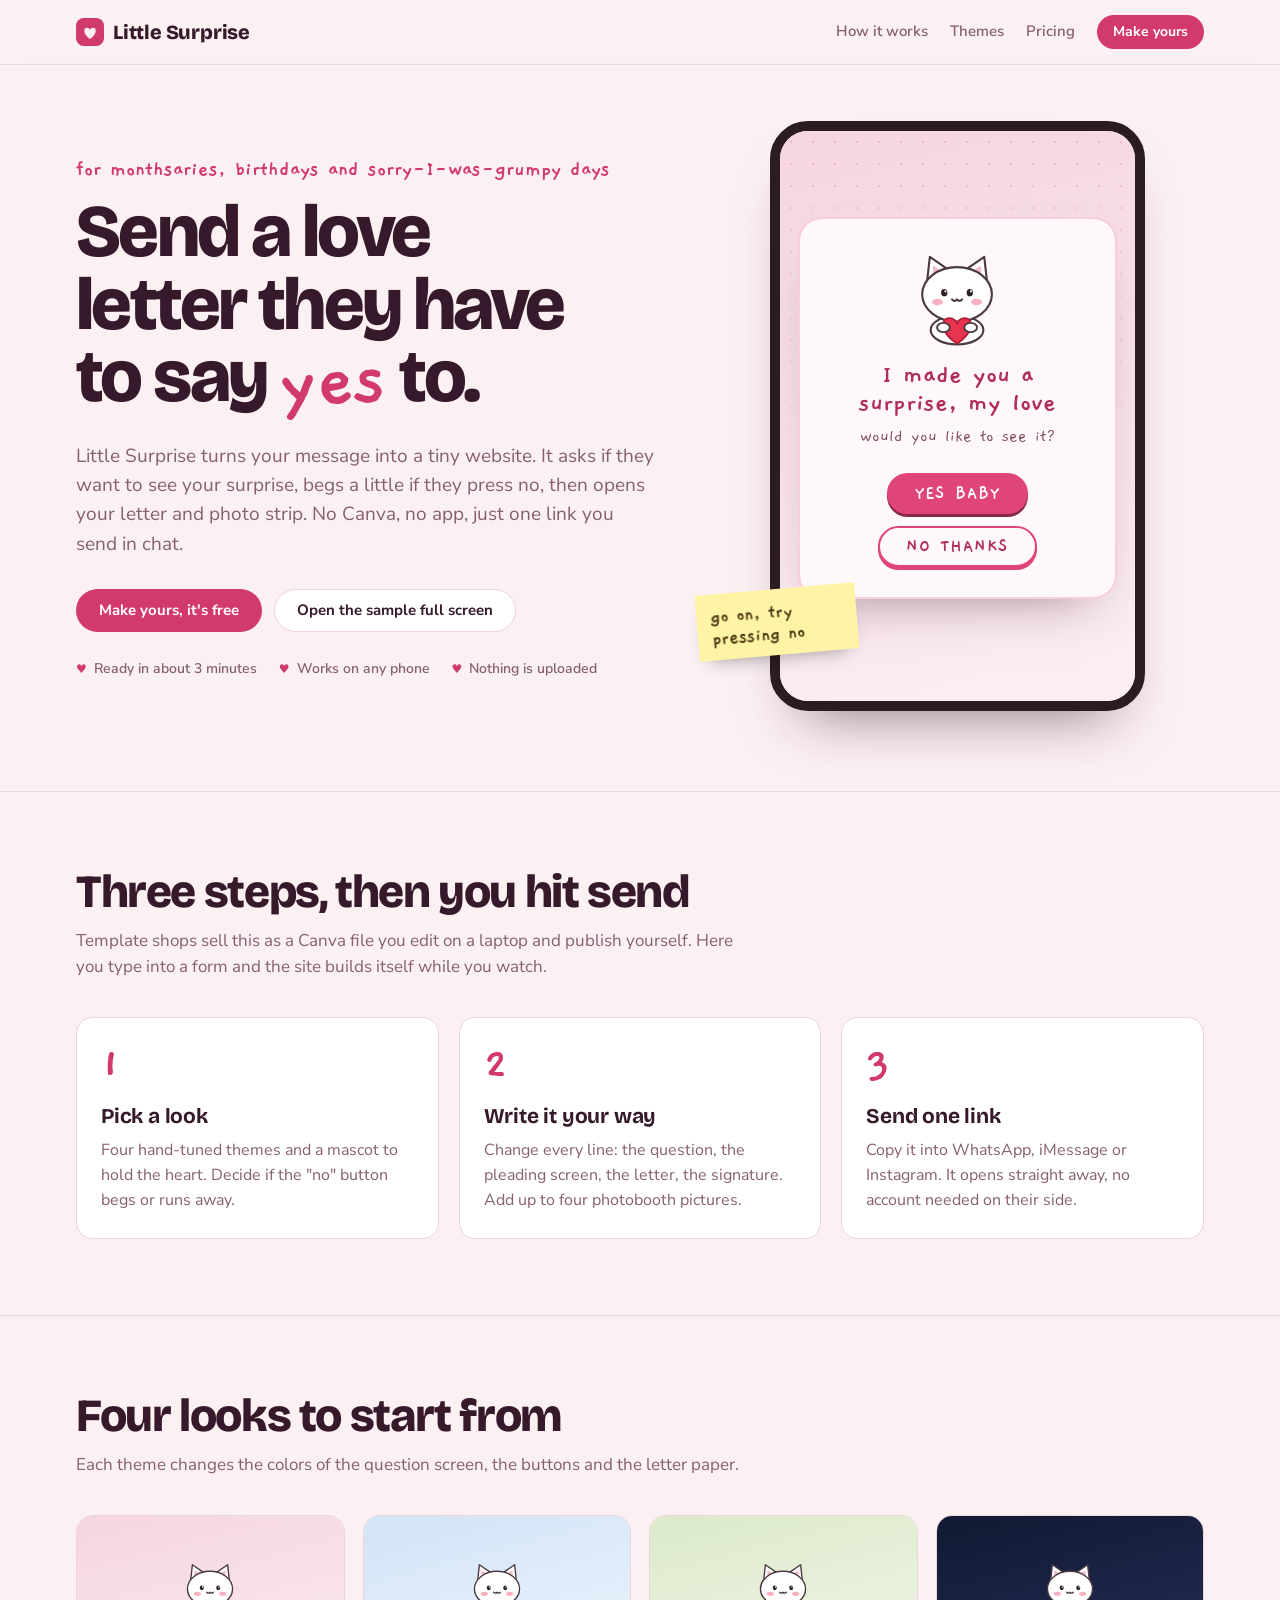
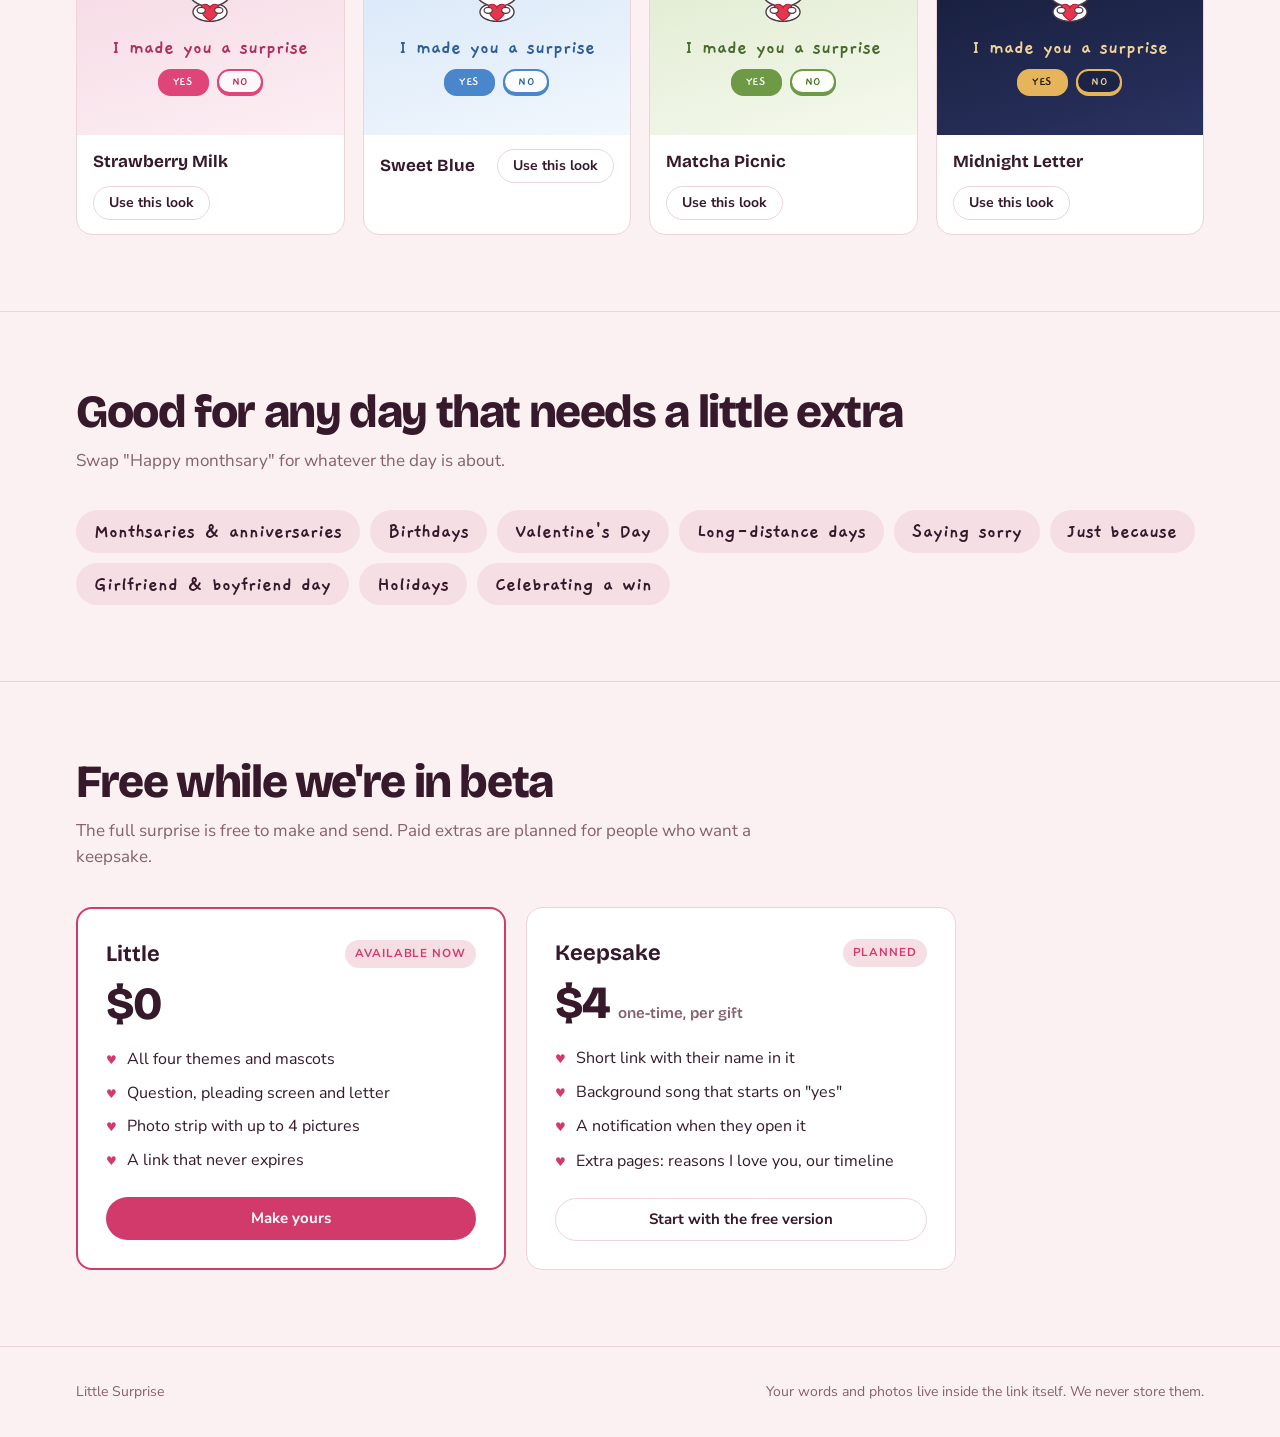
<file: index.html>
<!doctype html>
<html lang="en">
<head>
<meta charset="utf-8">
<meta name="viewport" content="width=device-width, initial-scale=1, viewport-fit=cover">
<title>Little Surprise</title>
<meta name="description" content="Make a tiny website for someone you love: a cute question, a love letter and a photo strip, all in one link.">
<!-- Link previews: gift links share this domain, so the preview speaks to the person receiving it. -->
<meta property="og:title" content="Someone made you a little surprise ♡">
<meta property="og:description" content="Open it when you have a quiet minute.">
<meta property="og:type" content="website">
<meta name="theme-color" content="#F5D5E1">
<link rel="preconnect" href="https://fonts.googleapis.com">
<link rel="preconnect" href="https://fonts.gstatic.com" crossorigin>
<link rel="stylesheet" href="https://fonts.googleapis.com/css2?family=Bricolage+Grotesque:opsz,wght@12..96,500;12..96,700;12..96,800&family=Gaegu:wght@400;700&family=Nunito+Sans:opsz,wght@6..12,400;6..12,600;6..12,700&display=swap">
<link rel="stylesheet" href="styles.css">
</head>
<body>
<div id="app"></div>
<noscript><p style="padding:24px;font-family:sans-serif">This surprise needs JavaScript turned on to open.</p></noscript>
<script src="app.js"></script>
</body>
</html>
</file>
<file: styles.css>
/* Layout concept: a blush stationery counter. Editorial hero with the live gift inside a phone,
   quiet sections on paper below. The gift itself is a separate, single-look world per theme. */
:root {
  --paper: #FBF0F2;
  --surface: #FFFFFF;
  --ink: #36192A;
  --muted: #86606F;
  --line: #EDD3DA;
  --soft: #F6DEE5;
  --accent: #D23A6C;
  --accent-ink: #FFFFFF;
  --device: #2B1B23;

  --f-display: "Bricolage Grotesque", "Segoe UI", system-ui, sans-serif;
  --f-body: "Nunito Sans", "Segoe UI", system-ui, sans-serif;
  --f-hand: "Gaegu", "Comic Sans MS", "Chalkboard SE", cursive;
  --radius: 16px;
}
@media (prefers-color-scheme: dark) {
  :root:not([data-theme="light"]) {
    --paper: #1B1116; --surface: #261920; --ink: #F6E5EB; --muted: #C39CAA; --line: #43293A;
    --soft: #33202A; --accent: #FF6F9E; --accent-ink: #2B0A18; --device: #0B0709; color-scheme: dark;
  }
}
:root[data-theme="dark"] {
  --paper: #1B1116; --surface: #261920; --ink: #F6E5EB; --muted: #C39CAA; --line: #43293A;
  --soft: #33202A; --accent: #FF6F9E; --accent-ink: #2B0A18; --device: #0B0709; color-scheme: dark;
}

*, *::before, *::after { box-sizing: border-box; }
html, body { margin: 0; }
body {
  background: var(--paper);
  color: var(--ink);
  font-family: var(--f-body);
  font-size: 16px;
  line-height: 1.55;
  -webkit-font-smoothing: antialiased;
}
img { max-width: 100%; }
[hidden] { display: none !important; }
a { color: inherit; }
:focus-visible { outline: 3px solid var(--accent); outline-offset: 2px; border-radius: 6px; }
.sr-only { position: absolute; width: 1px; height: 1px; overflow: hidden; clip: rect(0 0 0 0); white-space: nowrap; }
.muted { color: var(--muted); }
.small { font-size: 13.5px; }

.wrap {
  max-width: 1160px;
  margin-inline: auto;
  padding-left: max(16px, env(safe-area-inset-left, 0px));
  padding-right: max(16px, env(safe-area-inset-right, 0px));
}

/* ---------- Nav ---------- */
.nav {
  position: sticky;
  top: env(safe-area-inset-top, 0px);
  z-index: 20;
  background: color-mix(in srgb, var(--paper) 88%, transparent);
  backdrop-filter: blur(10px);
  -webkit-backdrop-filter: blur(10px);
  border-bottom: 1px solid var(--line);
}
.nav-in { display: flex; align-items: center; gap: 22px; height: 64px; }
.logo {
  font-family: var(--f-display); font-weight: 800; font-size: 20px; letter-spacing: -0.01em;
  text-decoration: none; display: flex; align-items: center; gap: 9px;
}
.logo svg { width: 28px; height: 28px; flex: none; }
.nav-links { display: flex; gap: 22px; margin-left: auto; font-weight: 600; font-size: 15px; }
.nav-links a { text-decoration: none; color: var(--muted); }
.nav-links a:hover { color: var(--ink); }
@media (max-width: 720px) {
  .nav-links { display: none; }
  .nav-cta { margin-left: auto; }
}

/* ---------- Buttons ---------- */
.btn {
  display: inline-flex; align-items: center; justify-content: center; gap: 8px;
  font: 700 15px/1 var(--f-body);
  padding: 13px 22px; border-radius: 999px; border: 1.5px solid transparent;
  cursor: pointer; text-decoration: none; white-space: nowrap;
  transition: transform .15s ease, border-color .15s ease, background .15s ease;
}
.btn.primary { background: var(--accent); color: var(--accent-ink); }
.btn.primary:hover { transform: translateY(-1px); }
.btn.ghost { background: var(--surface); color: var(--ink); border-color: var(--line); }
.btn.ghost:hover { border-color: var(--ink); }
.btn.text { background: none; color: var(--muted); padding-inline: 8px; }
.btn.text:hover { color: var(--ink); }
.btn.small { padding: 9px 15px; font-size: 14px; }

/* ---------- Hero ---------- */
.hero { padding-block: 56px 80px; }
.hero-grid { display: grid; grid-template-columns: minmax(0, 1.08fr) minmax(0, .92fr); gap: 56px; align-items: center; }
@media (max-width: 900px) { .hero-grid { grid-template-columns: minmax(0, 1fr); gap: 40px; } }
.eyebrow { font-family: var(--f-hand); font-size: 22px; font-weight: 700; color: var(--accent); margin: 0 0 10px; }
.display {
  font-family: var(--f-display); font-weight: 800;
  font-size: clamp(40px, 6.2vw, 74px); line-height: .98; letter-spacing: -0.035em;
  margin: 0; text-wrap: balance;
}
.display em {
  font-style: normal; font-family: var(--f-hand); font-weight: 700; letter-spacing: 0;
  color: var(--accent); font-size: 1.08em;
}
.lede { font-size: clamp(17px, 1.6vw, 19px); color: var(--muted); max-width: 33em; margin: 22px 0 30px; }
.cta-row { display: flex; gap: 12px; flex-wrap: wrap; }
.hero-facts { margin: 26px 0 0; padding: 0; list-style: none; display: flex; gap: 8px 22px; flex-wrap: wrap; font-size: 14px; color: var(--muted); font-weight: 600; }
.hero-facts li::before { content: "♥"; color: var(--accent); margin-right: 7px; font-size: 12px; }

.hero-stage { position: relative; }
.hero-stage .device { height: 590px; }
.sticky-note {
  position: absolute; left: -14px; bottom: 56px; max-width: 160px; margin: 0;
  font-family: var(--f-hand); font-size: 20px; line-height: 1.1; font-weight: 700;
  background: #FFF3A6; color: #4A3B12; padding: 12px 14px 10px;
  transform: rotate(-5deg); box-shadow: 0 10px 20px -12px rgba(0, 0, 0, .45);
}
@media (max-width: 900px) { .sticky-note { left: 0; bottom: -18px; } }

/* ---------- Sections ---------- */
.section { padding-block: 76px; border-top: 1px solid var(--line); }
.section h2 {
  font-family: var(--f-display); font-weight: 800; font-size: clamp(30px, 4vw, 46px);
  letter-spacing: -0.03em; line-height: 1.04; margin: 0 0 12px; text-wrap: balance;
}
.section .intro { color: var(--muted); max-width: 40em; margin: 0 0 36px; font-size: 17px; }

.steps { display: grid; grid-template-columns: repeat(3, minmax(0, 1fr)); gap: 20px; list-style: none; padding: 0; margin: 0; }
.steps li { background: var(--surface); border: 1px solid var(--line); border-radius: var(--radius); padding: 24px 24px 26px; }
.step-n { font-family: var(--f-hand); font-size: 46px; font-weight: 700; color: var(--accent); line-height: 1; }
.steps h3 { font-family: var(--f-display); font-size: 21px; letter-spacing: -0.01em; margin: 12px 0 6px; }
.steps p { margin: 0; color: var(--muted); }
@media (max-width: 800px) { .steps { grid-template-columns: minmax(0, 1fr); } }

.theme-grid { display: grid; grid-template-columns: repeat(4, minmax(0, 1fr)); gap: 18px; }
@media (max-width: 980px) { .theme-grid { grid-template-columns: repeat(2, minmax(0, 1fr)); } }
@media (max-width: 520px) { .theme-grid { grid-template-columns: minmax(0, 1fr); } }
.theme-card { background: var(--surface); border: 1px solid var(--line); border-radius: var(--radius); overflow: hidden; display: flex; flex-direction: column; }
.theme-swatch {
  background: linear-gradient(165deg, var(--g-bg), var(--g-bg2)); color: var(--g-ink);
  font-family: var(--f-hand); aspect-ratio: 4 / 3.3; display: grid; place-items: center; padding: 16px; text-align: center;
}
.theme-swatch .g-mascot { width: 66px; animation: none; }
.ts-title { font-weight: 700; font-size: 21px; line-height: 1.05; margin: 4px 0 10px; }
.ts-btns { display: flex; gap: 8px; justify-content: center; }
.theme-meta { display: flex; align-items: center; justify-content: space-between; gap: 10px; padding: 14px 16px; flex-wrap: wrap; }
.theme-meta h3 { margin: 0; font-family: var(--f-display); font-size: 17px; }

.chips { display: flex; flex-wrap: wrap; gap: 10px; list-style: none; padding: 0; margin: 0; }
.chips li { font-family: var(--f-hand); font-size: 21px; font-weight: 700; padding: 6px 18px 4px; border-radius: 999px; background: var(--soft); }

.price-grid { display: grid; grid-template-columns: repeat(2, minmax(0, 1fr)); gap: 20px; max-width: 880px; }
@media (max-width: 720px) { .price-grid { grid-template-columns: minmax(0, 1fr); } }
.price { background: var(--surface); border: 1px solid var(--line); border-radius: var(--radius); padding: 28px; display: flex; flex-direction: column; }
.price.featured { border: 2px solid var(--accent); }
.price-top { display: flex; justify-content: space-between; align-items: center; gap: 10px; }
.price h3 { font-family: var(--f-display); font-size: 22px; margin: 0; }
.amount { font-family: var(--f-display); font-size: 46px; font-weight: 800; letter-spacing: -0.03em; margin: 10px 0 0; line-height: 1; }
.amount small { font-size: 15px; color: var(--muted); font-weight: 600; letter-spacing: 0; }
.badge { font-size: 11.5px; font-weight: 700; letter-spacing: .08em; text-transform: uppercase; padding: 5px 10px; border-radius: 999px; background: var(--soft); color: var(--accent); }
.price ul { list-style: none; padding: 0; margin: 20px 0 24px; display: grid; gap: 9px; flex: 1; }
.price li::before { content: "♥"; color: var(--accent); margin-right: 10px; font-size: 12px; }

.footer { padding-block: 34px; border-top: 1px solid var(--line); color: var(--muted); font-size: 14px; }
.footer-in { display: flex; justify-content: space-between; gap: 12px 24px; flex-wrap: wrap; }

/* ---------- Device frame ---------- */
.device {
  width: min(100%, 375px); height: 640px; margin-inline: auto;
  border: 10px solid var(--device); border-radius: 38px; overflow: auto; overscroll-behavior: contain;
  background: var(--surface); box-shadow: 0 34px 60px -34px rgba(54, 25, 42, .6);
  scrollbar-width: thin;
}
.device.desktop { width: 100%; height: 560px; border-radius: 14px; border-width: 9px; }
.device > .gift { min-height: 100%; }

/* ---------- Builder ---------- */
.b-page { padding-block: 36px 80px; }
.b-head h1 { font-family: var(--f-display); font-size: clamp(32px, 4vw, 46px); letter-spacing: -0.03em; line-height: 1.04; margin: 0 0 8px; }
.b-head p { margin: 0; color: var(--muted); }
.builder { display: grid; grid-template-columns: minmax(0, 1fr) minmax(0, 1fr); gap: 40px; margin-top: 30px; align-items: start; }
@media (max-width: 960px) {
  .builder { grid-template-columns: minmax(0, 1fr); gap: 28px; }
  .b-preview { position: static !important; order: -1; }
  .b-preview .device { height: 500px; }
}
.b-form { display: grid; gap: 18px; min-width: 0; }
.b-form fieldset {
  border: 1px solid var(--line); border-radius: var(--radius); background: var(--surface);
  padding: 20px; margin: 0; display: grid; gap: 14px; min-width: 0;
}
.b-form fieldset:disabled > :not(legend):not(.fs-note) { opacity: .45; }
.b-form legend { float: left; width: 100%; padding: 0; font-family: var(--f-display); font-weight: 700; font-size: 18px; }
.b-form legend + * { clear: both; }
.fs-note { margin: 0; font-size: 13.5px; color: var(--accent); font-weight: 700; }
.field { display: grid; gap: 6px; min-width: 0; }
.field label, .field-label { font-weight: 700; font-size: 14px; }
.field .hint { font-size: 13px; color: var(--muted); }
.b-form input[type="text"], .b-form textarea {
  font: inherit; font-size: 16px; width: 100%; padding: 11px 13px;
  border-radius: 10px; border: 1.5px solid var(--line); background: var(--paper); color: var(--ink);
}
.b-form input[type="text"]:focus, .b-form textarea:focus { border-color: var(--accent); outline: none; }
.b-form textarea { min-height: 210px; resize: vertical; line-height: 1.5; }
.row2 { display: grid; grid-template-columns: minmax(0, 1fr) minmax(0, 1fr); gap: 12px; }
@media (max-width: 520px) { .row2 { grid-template-columns: minmax(0, 1fr); } }

.opts { display: grid; grid-template-columns: repeat(4, minmax(0, 1fr)); gap: 10px; }
.opts.three { grid-template-columns: repeat(3, minmax(0, 1fr)); }
.opts.two { grid-template-columns: repeat(2, minmax(0, 1fr)); }
@media (max-width: 520px) { .opts, .opts.three { grid-template-columns: repeat(2, minmax(0, 1fr)); } }
.opt { position: relative; display: block; }
.opt input { position: absolute; inset: 0; opacity: 0; margin: 0; cursor: pointer; }
.opt span {
  display: grid; gap: 7px; justify-items: center; align-content: start; text-align: center; height: 100%;
  padding: 10px 8px; border: 1.5px solid var(--line); border-radius: 12px;
  font-size: 13px; font-weight: 700; line-height: 1.25; cursor: pointer;
}
.opt small { font-weight: 600; color: var(--muted); font-size: 12px; }
.opt input:checked + span { border-color: var(--accent); box-shadow: 0 0 0 2px color-mix(in srgb, var(--accent) 30%, transparent); }
.opt input:focus-visible + span { outline: 3px solid var(--accent); outline-offset: 2px; }
.opt .g-mascot { width: 46px; animation: none; }
.opt-none { width: 46px; height: 46px; display: grid; place-items: center; font-size: 22px; color: var(--muted); }
.swatch { width: 100%; height: 36px; border-radius: 8px; background: linear-gradient(135deg, var(--g-bg) 0 55%, var(--g-accent) 55%); border: 1px solid var(--line); }

.ph-grid { display: grid; grid-template-columns: repeat(4, minmax(0, 1fr)); gap: 10px; }
.ph { position: relative; aspect-ratio: 4 / 3; border-radius: 8px; overflow: hidden; background: var(--soft); }
.ph img { width: 100%; height: 100%; object-fit: cover; display: block; }
.ph button {
  position: absolute; top: 4px; right: 4px; width: 26px; height: 26px; border-radius: 50%;
  border: none; background: rgba(20, 8, 14, .7); color: #FFFFFF; cursor: pointer; font-size: 15px; line-height: 1;
}
.ph.empty { display: grid; place-items: center; background: transparent; border: 1.5px dashed var(--line); color: var(--muted); font-size: 12.5px; }
.ph-actions { display: flex; gap: 12px; align-items: center; flex-wrap: wrap; }

.b-actions { display: flex; gap: 10px; flex-wrap: wrap; align-items: center; }
.b-result { border: 2px solid var(--accent); border-radius: var(--radius); background: var(--surface); padding: 20px; display: grid; gap: 12px; }
.b-result h2 { font-family: var(--f-display); font-size: 22px; margin: 0; }
.b-result p { margin: 0; }
.b-link-row { display: flex; gap: 8px; }
.b-link-row input {
  flex: 1; min-width: 0; font: 600 13.5px/1.2 ui-monospace, "Cascadia Mono", Consolas, monospace;
  padding: 11px 12px; border-radius: 10px; border: 1.5px solid var(--line); background: var(--paper); color: var(--ink);
}
.warn { color: var(--accent); font-weight: 700; }

.b-preview { position: sticky; top: calc(env(safe-area-inset-top, 0px) + 84px); display: grid; gap: 12px; min-width: 0; }
.b-preview-bar { display: flex; justify-content: space-between; align-items: center; gap: 10px; font-weight: 700; font-size: 14px; }
.seg { display: inline-flex; border: 1.5px solid var(--line); border-radius: 999px; padding: 3px; background: var(--surface); }
.seg button { font: inherit; font-size: 13px; font-weight: 700; border: none; background: none; color: var(--muted); padding: 6px 13px; border-radius: 999px; cursor: pointer; }
.seg button[aria-pressed="true"] { background: var(--ink); color: var(--paper); }
.hint-center { font-size: 13px; color: var(--muted); text-align: center; margin: 0; }

/* ---------- Full-screen preview overlay ---------- */
.overlay { position: fixed; inset: 0; z-index: 100; overflow: auto; background: var(--paper); }
.overlay > .gift { min-height: 100%; }
.ov-close {
  position: fixed; z-index: 120;
  top: calc(env(safe-area-inset-top, 0px) + 14px);
  right: calc(env(safe-area-inset-right, 0px) + 14px);
}

/* =====================================================================
   The gift. Each theme is a deliberate single look, set as --g-* vars.
   ===================================================================== */
.gift {
  --g-bg: #F5D5E1; --g-bg2: #FCEFF4; --g-card: #FFF8FB; --g-ink: #B12E5C; --g-sub: #80505F;
  --g-accent: #E0457A; --g-on-accent: #FFFFFF; --g-paper: #FFFDFE; --g-letter-ink: #5E3443;
  --g-letter-head: #B12E5C; --g-rule: rgba(224, 69, 122, .14);
  container-type: inline-size;
  position: relative; isolation: isolate; overflow: hidden;
  display: grid; place-items: center;
  padding: 44px 18px 60px;
  background: linear-gradient(165deg, var(--g-bg), var(--g-bg2));
  color: var(--g-ink);
  font-family: var(--f-hand);
}
.gift::before {
  content: ""; position: absolute; inset: 0; z-index: -1; pointer-events: none;
  background-image: radial-gradient(color-mix(in srgb, var(--g-accent) 22%, transparent) 1.4px, transparent 1.6px);
  background-size: 22px 22px;
  -webkit-mask-image: linear-gradient(to bottom, #000, transparent 75%);
  mask-image: linear-gradient(to bottom, #000, transparent 75%);
}
.gift.full { min-height: 100vh; min-height: 100dvh; }
.g-stage { width: 100%; display: grid; place-items: center; }

.g-screen { position: relative; width: min(100%, 540px); display: grid; justify-items: center; text-align: center; animation: g-in .55s cubic-bezier(.2, .8, .2, 1) both; }
.g-card {
  width: 100%; display: grid; justify-items: center; gap: 4px;
  background: var(--g-card); border-radius: 24px; padding: 26px 20px 30px;
  border: 2px solid color-mix(in srgb, var(--g-accent) 24%, transparent);
  box-shadow: 0 26px 50px -30px rgba(60, 20, 40, .5);
}
.g-mascot { width: min(124px, 32cqi); height: auto; animation: g-bob 2.6s ease-in-out infinite; }
.g-title { font-size: clamp(27px, 7.6cqi, 40px); font-weight: 700; line-height: 1.04; margin: 8px 0 0; text-wrap: balance; }
.g-sub { font-size: clamp(18px, 4.8cqi, 22px); color: var(--g-sub); margin: 2px 0 0; }
.g-btns { display: flex; flex-wrap: wrap; justify-content: center; gap: 12px; margin-top: 18px; }
.g-btn {
  font-family: var(--f-hand); font-weight: 700; font-size: 19px; line-height: 1.1; letter-spacing: .05em; text-transform: uppercase;
  padding: 9px 26px 7px; border-radius: 999px; cursor: pointer;
  background: var(--g-card); color: var(--g-ink); border: 2px solid var(--g-accent);
  box-shadow: 0 3px 0 var(--g-accent);
  transition: transform .3s cubic-bezier(.3, 1.6, .5, 1), box-shadow .15s ease;
}
.g-btn:hover { box-shadow: 0 5px 0 var(--g-accent); }
.g-btn:active { box-shadow: 0 1px 0 var(--g-accent); }
.g-btn.primary { background: var(--g-accent); color: var(--g-on-accent); box-shadow: 0 3px 0 color-mix(in srgb, var(--g-accent) 60%, #000); }
.g-btn:focus-visible { outline: 3px solid var(--g-ink); outline-offset: 3px; }
.g-btn.sm { font-size: 13px; padding: 4px 13px 3px; box-shadow: 0 2px 0 var(--g-accent); cursor: default; }
.g-btn.dodging { position: relative; z-index: 4; transition: transform .38s cubic-bezier(.3, 1.4, .5, 1); }

.g-letter-screen { width: min(100%, 800px); }
.g-letter {
  width: 100%; display: grid; grid-template-columns: auto minmax(0, 1fr); gap: 28px; align-items: start;
  background: var(--g-paper); color: var(--g-letter-ink); text-align: left;
  border-radius: 18px; padding: 26px 28px 28px;
  box-shadow: 0 32px 60px -36px rgba(40, 10, 30, .6);
}
.g-letter.no-strip { grid-template-columns: minmax(0, 1fr); }
.g-strip {
  position: relative; display: flex; flex-direction: column; gap: 7px; margin-top: 6px;
  background: #FFFFFF; padding: 8px 8px 30px; transform: rotate(-3deg);
  box-shadow: 0 12px 24px -14px rgba(0, 0, 0, .5);
}
.g-frame { width: 104px; aspect-ratio: 4 / 3; object-fit: cover; display: block; }
.g-frame-ph {
  display: grid; place-items: center; font-size: 22px; color: var(--g-accent);
  background: linear-gradient(135deg, var(--g-bg), var(--g-bg2));
}
.g-strip-label { position: absolute; left: 0; right: 0; bottom: 7px; text-align: center; font-size: 14px; letter-spacing: .06em; color: #8D8186; }
.g-head { color: var(--g-letter-head); font-size: clamp(27px, 5.6cqi, 38px); line-height: 1.04; font-weight: 700; margin: 0 0 12px; text-wrap: balance; }
.g-body {
  margin: 0; white-space: pre-wrap; overflow-wrap: anywhere;
  font-size: 19.5px; line-height: 30px;
  background-image: repeating-linear-gradient(to bottom, transparent 0 29px, var(--g-rule) 29px 30px);
}
.g-sign { margin: 18px 0 0; text-align: right; font-size: 23px; font-weight: 700; color: var(--g-letter-head); }
.g-replay {
  margin-top: 20px; font-family: var(--f-hand); font-size: 18px; color: var(--g-sub);
  background: none; border: none; cursor: pointer; text-decoration: underline; text-underline-offset: 4px;
}
@container (max-width: 600px) {
  .g-letter { grid-template-columns: minmax(0, 1fr); gap: 22px; padding: 20px 18px 22px; }
  .g-strip { flex-direction: row; justify-self: center; transform: rotate(-2deg); padding: 7px 7px 27px; }
  .g-frame { width: min(96px, 19cqi); }
}
.g-made {
  position: absolute; left: 0; right: 0; bottom: 16px; text-align: center;
  font-family: var(--f-body); font-size: 12.5px; font-weight: 600; color: var(--g-sub); text-decoration: none;
}
.g-made:hover { text-decoration: underline; }

.g-fx { position: absolute; inset: 0; z-index: 6; pointer-events: none; overflow: hidden; }
.gift.full .g-fx { position: fixed; }
.g-heart { position: absolute; top: 100%; line-height: 1; color: var(--g-accent); animation: g-rise 2.1s cubic-bezier(.2, .7, .3, 1) forwards; }
.g-error .g-card { gap: 10px; }
.g-error a { color: var(--g-ink); font-size: 19px; }

@keyframes g-in { from { opacity: 0; transform: translateY(14px) scale(.98); } to { opacity: 1; transform: none; } }
@keyframes g-bob { 0%, 100% { transform: translateY(0); } 50% { transform: translateY(-5px); } }
@keyframes g-rise {
  0% { top: 100%; opacity: 1; transform: translateX(0) rotate(0); }
  100% { top: -12%; opacity: 0; transform: translateX(var(--dx)) rotate(var(--rot)); }
}
@media (prefers-reduced-motion: reduce) {
  .g-screen, .g-mascot { animation: none; }
  .g-btn, .g-btn.dodging, .btn { transition: none; }
}
</file>
